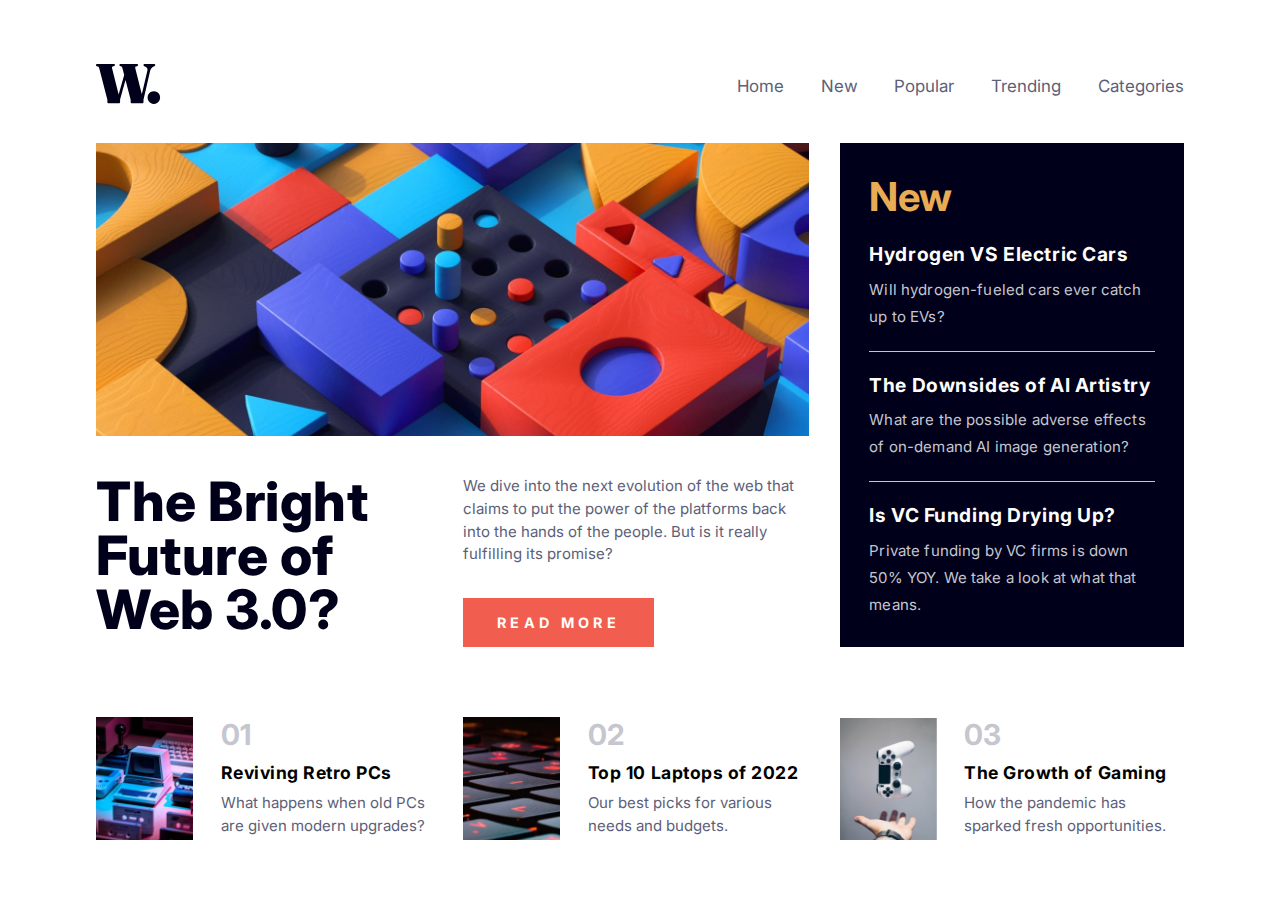
<file: index.html>
<!DOCTYPE html>
<html lang="en">

<head>
  <meta charset="UTF-8">
  <meta name="viewport" content="width=device-width, initial-scale=1.0">

  <!-- displays site properly based on user's device -->
  <link rel="preconnect" href="https://fonts.googleapis.com">
  <link rel="preconnect" href="https://fonts.gstatic.com" crossorigin>
  <link href="https://fonts.googleapis.com/css2?family=Inter:wght@400;700;800&display=swap" rel="stylesheet">

  <link rel="icon" type="image/png" sizes="32x32" href="./images/favicon-32x32.png">

  <link rel="stylesheet" href="style/var.css">
  <link rel="stylesheet" href="style/common.css">
  <link rel="stylesheet" href="style/skin.css">
  <link rel="stylesheet" href="style/structure.css">

  <title>Frontend Mentor | News homepage</title>

</head>

<body>

  <!-- 
  aria-current
  aria-label
    160
 -->
  <div class="wide-cont">
    <div class="fixed side-menu side-menu-pad ">
      <div class="align-end inner-h-cont top-space">
        <img src="assets/images/icon-menu-close.svg" class="icon-menu-close" onclick="toggleIcon(0)">
        </img>
      </div>
      <ul class="inner-v-cont nav-links left-pad-links-mobile section-top-mobile">
        <li class="paragraph-top-mobile">
          <a class="red-active">
            <span>Home</span>
          </a>
        </li>
        <li class="paragraph-top-mobile">
          <a class="red-active">
            <span>New</span>
          </a>
        </li>
        <li class="paragraph-top-mobile">
          <a class="red-active">
            <span>Popular</span>
          </a>
        </li>
        <li class="paragraph-top-mobile">
          <a class="red-active">
            <span>Trending</span>
          </a>
        </li>
        <li class="paragraph-top-mobile">
          <a class="red-active">
            <span>Categories</span>
          </a>
        </li>
      </ul>
    </div>

    <div class="centered-cont top-space main-wrapper bottom-mobile">
      <nav class="inner-h-cont">
        <a href="" aria-label="home">
          <img src="assets/images/logo.svg" class="nav-icon" alt="">
        </a>
        
        <ul class="inner-h-cont nav-links hide-mobile">
          <li>
            <a class="red-active">
              <span>Home</span>
            </a>
          </li>
          <li class="left-pad-links">
            <a class="red-active">
              <span>New</span>
            </a>
          </li>
          <li class="left-pad-links">
            <a class="red-active">
              <span>Popular</span>
            </a>
          </li>
          <li class="left-pad-links">
            <a class="red-active">
              <span>Trending</span>
            </a>
          </li>
          <li class="left-pad-links">
            <a class="red-active">
              <span>Categories</span>
            </a>
          </li>
        </ul>

        <div class="mobile-menu-icon hide-desktop pointer">
          <img src="assets/images/icon-menu.svg" class="icon-menu" onclick="toggleIcon(1)">
          </img>
          
        </div>
      </nav>

      <section class="inner-h-cont top-space-3 mobile">
        <div class="col-1 mobile">
          <img class="img-main hide-mobile" src="assets/images/image-web-3-desktop.jpg" alt="">
          <img class="img-main hide-desktop" src="assets/images/image-web-3-mobile.jpg" alt="">
          <div class="inner-h-cont top-space-3 mobile">
            <h1 class="col-2 main-title">
              The Bright Future of Web 3.0?
            </h1>
            <div class="col-2 paragraph-top-mobile">
              <p class="paragraph">
                We dive into the next evolution of the web that claims to put the power of the platforms back into the
                hands of the people. But is it really fulfilling its promise?
              </p>
              <div class="button col-1-b inner-h-cont top-bottom-pad top-space-2">
                <a href="">
                  READ MORE
                </a>
              </div>
            </div>
          </div>
        </div>

        <div class="centered-cont-2 col-4 highlights inner-v-cont section-top-mobile">
          <h2 class="section-title">
            New
          </h2>
          <div class="article paragraph-top-mobile">
            <a class="orange-active" href="">
              <h3 class="article-title">
                Hydrogen VS Electric Cars
              </h3>
            </a>
            <p class=" paragraph-contrast top-space-paragraph">
              Will hydrogen-fueled cars ever catch up to EVs?
            </p>
          </div>
          <div class="divisor paragraph-top-mobile"></div>
          <div class="article paragraph-top-mobile">
            <a class="orange-active" href="">
              <h3 class="article-title">
                The Downsides of AI Artistry
              </h3>
            </a>
            <p class="top-space-paragraph paragraph-contrast">
              What are the possible adverse effects of on-demand AI image generation?
            </p>
          </div>
          <div class="divisor paragraph-top-mobile"></div>
          <div class="article paragraph-top-mobile">
            <a class="orange-active" href="">
              <h3 class="article-title">
                Is VC Funding Drying Up?
              </h3>
            </a>
            <p class="top-space-paragraph paragraph-contrast">
              Private funding by VC firms is down 50% YOY. We take a look at what that means.
            </p>
          </div>
        </div>
      </section>

      <section class="inner-h-cont index-separation mobile">
        <div class="col-1 inner-h-cont mobile">
          <div class="col-half inner-h-cont">
            <img class="img-bottom" src="./assets/images/image-retro-pcs.jpg" alt="">
            <div class="col-bottom">
              <h2 class="section-bottom-title">
                01
              </h2>
              <a class="red-active" href="">
                <h3 class="article-bottom-title top-space-paragraph">
                  Reviving Retro PCs
                </h3>
              </a>
              <p class="paragraph top-space-paragraph">
                What happens when old PCs are given modern upgrades?
              </p>
            </div>
          </div>
          <div class="col-half inner-h-cont right-space-article paragraph-top-mobile">
            <img class="img-bottom" src="./assets/images/image-top-laptops.jpg" alt="">
            <div class="col-bottom">
              <h2 class="section-bottom-title">
                02
              </h2>
              <a class="red-active" href="">
                <h3 class="article-bottom-title top-space-paragraph">
                  Top 10 Laptops of 2022
                </h3>
              </a>
              <p class="paragraph top-space-paragraph">
                Our best picks for various needs and budgets.
              </p>
            </div>
          </div>
        </div>
        <div class="col-4 inner-h-cont right-space-article paragraph-top-mobile">
          <img class="img-bottom" src="./assets/images/image-gaming-growth.jpg" alt="">
          <div class="col-bottom">
            <h2 class="section-bottom-title">
              03
            </h2>
            <a class="red-active" href="">
              <h3 class="article-bottom-title top-space-paragraph">
                The Growth of Gaming
              </h3>
            </a>
            <p class="paragraph top-space-paragraph">
              How the pandemic has sparked fresh opportunities.
            </p>
          </div>
        </div>
      </section>
    </div>
  </div>

  <script src="scripts/main.js"></script>
</body>

</html>
</file>
<file: style/var.css>
:root{
    --max-width: 1106px;
    --max-height: 801px;

    --soft-orange: hsl(35, 77%, 62%);
    --soft-red: hsl(5, 85%, 63%);
    --off-white: hsl(36, 100%, 99%);
    --grayish-blue: hsl(233, 8%, 79%);
    --dark-grayish-blue: hsl(236, 13%, 42%);
    --very-dark-blue: hsl(240, 100%, 5%);

    --family: 'Inter', sans-serif;

    /* font weight */
    --regular: 400;
    --bold: 700;
    --extra-bold: 800;

    /* font sizes */
    --main-title-size: 3.4rem;
    --section-title-size: 2.5rem;
    --section-bottom-title-size: 1.8rem;
    --article-title-size: 1.2rem;
    --article-bottom-title-size: 1.1rem;
    --nav-links-size: 1.06rem;
    --paragraph-size: 0.94rem;
    --button-size: 0.9rem;
    
    --main-title: var(--main-title-size) var(--family);
    --section-title: var(--section-title-size) var(--family);
    --section-bottom-title: var(--section-bottom-title-size) var(--family);
    --article-title: var(--article-title-size) var(--family);
    --article-bottom-title: var(--article-bottom-title-size) var(--family);
    --nav-links: var(--nav-links-size) var(--family);
    --paragraph: var(--paragraph-size) var(--family);
    --button: var(--button-size) var(--family);
}

@media (max-width: 376px) {
    :root {
        --main-title-size: 2.35rem;
        --section-title-size: 1.5rem;
        --section-bottom-title-size: 1.5rem;
        --article-title-size: 0.9rem;
        --article-bottom-title-size: 0.9rem;
        --nav-links-size: 0.9rem;
        --paragraph-size: 0.9rem;
        --button-size: 0.7rem;
    }
}
</file>
<file: style/common.css>
html {
    box-sizing: border-box;
}

*,
*:before,
*:after {
    box-sizing: inherit;
}

body, h1, h2, h3, p{
    margin: 0;
}

ul {
    list-style: none;
    margin: 0;
    padding: 0;
}

.inner-h-cont {
    display: flex;
    justify-content: space-between;
}

.inner-v-cont {
    display: flex;
    flex-direction: column;
    justify-content: flex-start;
}

.wide-cont,
.nav-links li{
    align-items: center;
    display: flex;
    justify-content: center;
}

a{
    cursor: pointer;
    color: inherit;
    text-decoration: none;
}

.hide-desktop{
    display: none;
}

.pointer{
    cursor: pointer;
}

.align-end{
    justify-content: flex-end;
}

.fixed{
    position: fixed;
    top: 0;
    z-index: 1;
}

@media (max-width: 376px) {
    .mobile {
      flex-direction: column;
    }

    .hide-desktop{
        display: unset;
    }
   
    .hide-mobile{
        display: none;
    }

    .nav-links li{
        justify-content: flex-start;
    }
}
</file>
<file: style/skin.css>
.nav-links {
    font: var(--nav-links);
    color: var(--dark-grayish-blue);
}

.main-title {
    color: var(--very-dark-blue);
    font: 800 var(--main-title);
    line-height: 0.99;
    letter-spacing: 0.01em;
}

.section-title {
    color: var(--soft-orange);
    font: var(--bold) var(--section-title);
}

.section-bottom-title {
    color: var(--grayish-blue);
    font: var(--bold) var(--section-bottom-title);
}

.article-title {
    font: var(--bold) var(--article-title);
    letter-spacing: 0.03em;
}

.article-bottom-title {
    font: var(--bold) var(--article-bottom-title);
    letter-spacing: 0.03em;
}

.paragraph {
    color: var(--dark-grayish-blue);
    font: var(--regular) var(--paragraph);
    line-height: 1.5;
    letter-spacing: 0em;
}

.paragraph-contrast {
    color: var(--grayish-blue);
    font: var(--regular) var(--paragraph);
    line-height: 1.8;
    letter-spacing: 0.01em;
}

.button {
    background-color: var(--soft-red);
    font: var(--bold) var(--button);
    color: var(--off-white);
    justify-content: center;
    letter-spacing: 0.3em;
}

.button:hover {
    background-color: var(--very-dark-blue);
}

.highlights {
    background-color: var(--very-dark-blue);
    color: var(--off-white);
    font: var(--regular) var(--paragraph);
    justify-content: space-between;
}

.divisor {
    background-color: var(--grayish-blue);
    height: 0.5px;
}

.side-menu{
    background-color: var(--off-white);
    height: 100%;
    
    width: 50%;
}

/* hovers */

.red-active:hover {
    color: var(--soft-red)
}

.orange-active:hover {
    color: var(--soft-orange)
}

/* conditional styles */

.dark-overlay::before{
    content: '';
    position: fixed;
    top: 0;
    left: 0;
    z-index: 0;
    width: 100%;
    height: 100vh;
    background-color: rgba(0, 0, 0, 0.5);
}

@media (max-width: 376px) {
    .nav-icon{
        width: 2.5rem;
    }
    
    img[class*="icon-menu"] {
        width: 1.8rem;
    }

    .article-bottom-title {
        font: var(--extra-bold) var(--article-bottom-title);
        letter-spacing: 0.03em;
    }

    .nav-links {
        color: var(--very-dark-blue);
    }
}
</file>
<file: style/structure.css>
/* inner containers */

.centered-cont {
    margin: 0 6rem;
    max-width: 1106px;
}

.centered-cont-2 {
    padding: 1.8rem;
}

/* vertical spacing */

.top-space-paragraph {
    margin-top: 0.6rem;
}

.top-space {
    margin-top: 4rem;
}

.top-space-2 {
    margin-top: 2rem;
}

.top-space-3 {
    margin-top: 2.2rem;
}

.index-separation {
    margin-top: 4.4rem;
}

.left-pad-links {
    margin-left: 2.3rem;
}

.top-bottom-pad {
    padding: 1rem 0;
}

/* widths */

.main-wrapper {
    max-width: var(--max-width);
    height: 100%;
}

.col-half,
.col-2 {
    width: 48.5%;
}

.col-1 {
    width: 65.55%;
}

.col-1-b {
    width: 55%;
}


.col-4 {
    width: 31.58%;
}

.col-bottom {
    width: 64%;
}

.img-main {
    width: 100%;
}

.img-bottom {
    width: 28%;
    object-fit: contain;
}


@media (max-width: 376px) {
    .centered-cont {
        margin: 0 1rem;
    }

    .side-menu-pad {
        padding-right: 1rem;
    }

    .centered-cont-2 {
        padding: 0.9rem;
    }

    .col-1,
    .col-2,
    .col-4,
    .col-half {
        width: 100%;
    }

    .top-bottom-pad {
        padding: 3.5% 0;
    }

    .paragraph-top-mobile {
        margin-top: 1rem;
    }

    .section-top-mobile {
        margin-top: 3rem;
    }

    .col-bottom {
        width: 66%;
    }

    .top-space {
        margin-top: 1.2rem;
    }

    .top-space-2,
    .top-space-3 {
        margin-top: 1.3rem;
    }

    .index-separation {
        margin-top: 2.8rem;
    }

    .bottom-mobile {
        margin-bottom: 3rem
    }

    .left-pad-links-mobile {
        margin-left: 1.3rem;
    }
}
</file>
